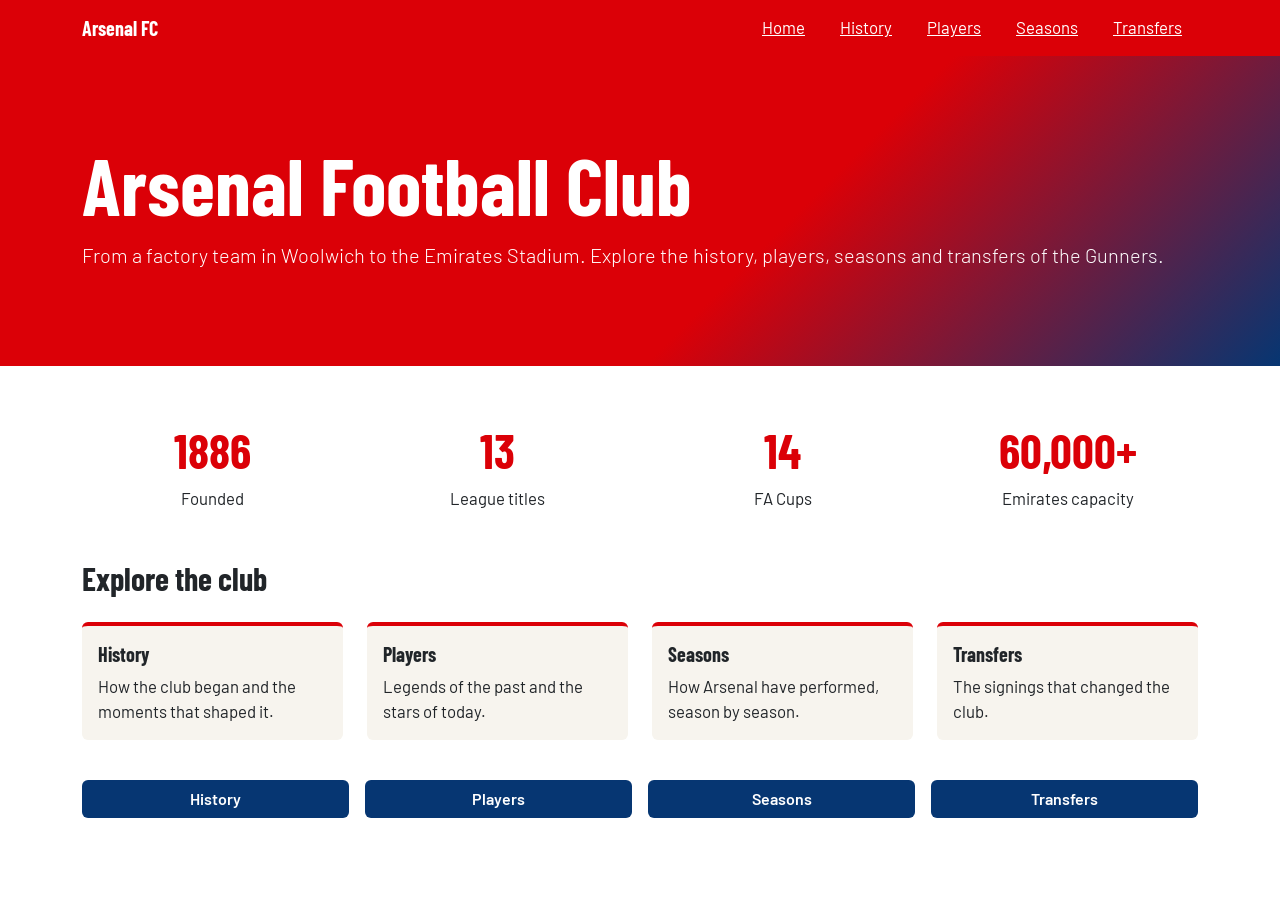
<file: index.html>
<!DOCTYPE html>
<html>
<head>
  <title>Home | Arsenal FC</title>
  <link href="https://cdn.jsdelivr.net/npm/bootstrap@5.3.3/dist/css/bootstrap.min.css" rel="stylesheet">
  <link href="https://fonts.googleapis.com/css2?family=Barlow:wght@400;600&family=Barlow+Condensed:wght@700&display=swap" rel="stylesheet">
  <link href="style.css" rel="stylesheet">
</head>
<body>

  <nav class="navbar navbar-dark bg-danger">
    <div class="container">
      <a class="navbar-brand" href="index.html">Arsenal FC</a>
      <div>
        <a class="text-white m-3" href="index.html">Home</a>
        <a class="text-white m-3" href="history.html">History</a>
        <a class="text-white m-3" href="players.html">Players</a>
        <a class="text-white m-3" href="seasons.html">Seasons</a>
        <a class="text-white m-3" href="transfers.html">Transfers</a>
      </div>
    </div>
  </nav>

  <header class="hero">
    <div class="container">
      <h1>Arsenal Football Club</h1>
      <p class="lead">From a factory team in Woolwich to the Emirates Stadium. Explore the history, players, seasons and transfers of the Gunners.</p>
    </div>
  </header>

  <div class="container py-5">

    <div class="row text-center g-4 stats">
      <div class="col-6 col-md-3"><div class="num">1886</div><div>Founded</div></div>
      <div class="col-6 col-md-3"><div class="num">13</div><div>League titles</div></div>
      <div class="col-6 col-md-3"><div class="num">14</div><div>FA Cups</div></div>
      <div class="col-6 col-md-3"><div class="num">60,000+</div><div>Emirates capacity</div></div>
    </div>

    <h2 class="mt-5 mb-4">Explore the club</h2>

    <div class="row g-4">
      <div class="col-md-6 col-lg-3">
        <div class="card h-100"><div class="card-body">
          <h5>History</h5>
          <p class="mb-0">How the club began and the moments that shaped it.</p>
        </div></div>
      </div>
      <div class="col-md-6 col-lg-3">
        <div class="card h-100"><div class="card-body">
          <h5>Players</h5>
          <p class="mb-0">Legends of the past and the stars of today.</p>
        </div></div>
      </div>
      <div class="col-md-6 col-lg-3">
        <div class="card h-100"><div class="card-body">
          <h5>Seasons</h5>
          <p class="mb-0">How Arsenal have performed, season by season.</p>
        </div></div>
      </div>
      <div class="col-md-6 col-lg-3">
        <div class="card h-100"><div class="card-body">
          <h5>Transfers</h5>
          <p class="mb-0">The signings that changed the club.</p>
        </div></div>
      </div>
    </div>

    <div class="row mt-4 g-3">
      <div class="col-6 col-md-3"><a class="btn btn-arsenal w-100" href="history.html">History</a></div>
      <div class="col-6 col-md-3"><a class="btn btn-arsenal w-100" href="players.html">Players</a></div>
      <div class="col-6 col-md-3"><a class="btn btn-arsenal w-100" href="seasons.html">Seasons</a></div>
      <div class="col-6 col-md-3"><a class="btn btn-arsenal w-100" href="transfers.html">Transfers</a></div>
    </div>

  </div>

</body>
</html>
</file>
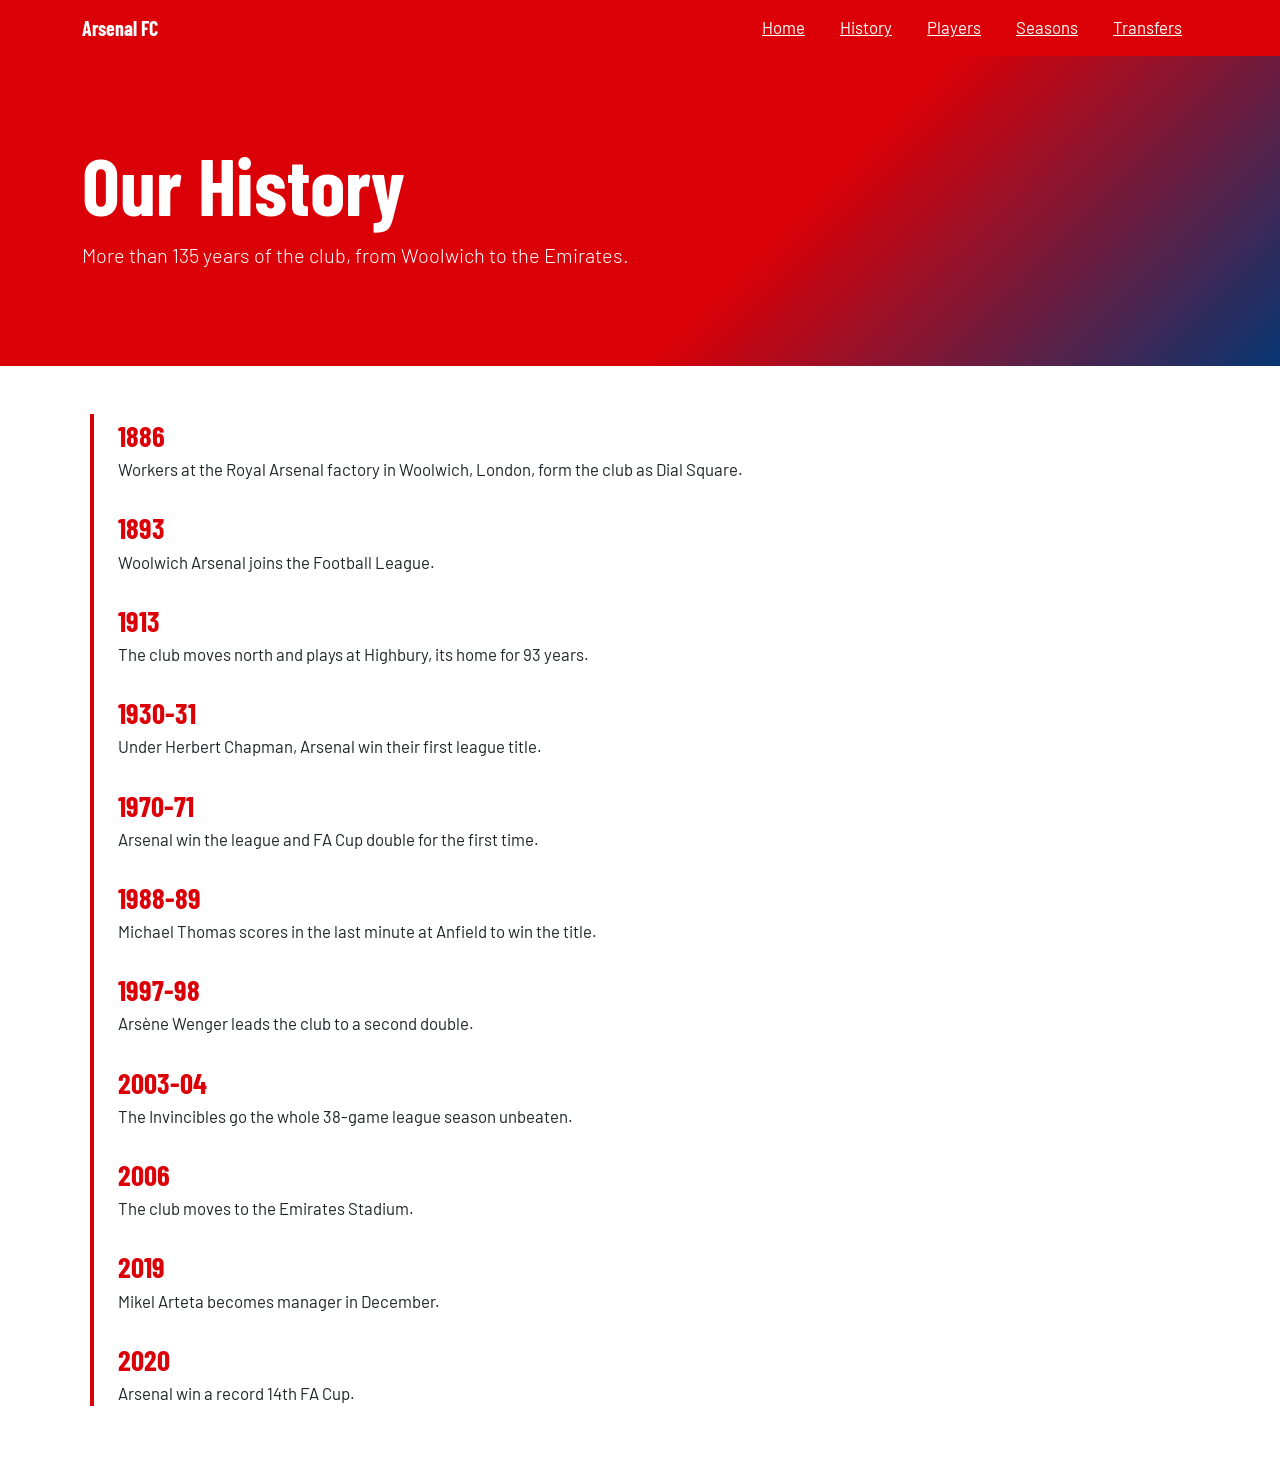
<file: history.html>
<!DOCTYPE html>
<html>
<head>
  <title>History | Arsenal FC</title>
  <link href="https://cdn.jsdelivr.net/npm/bootstrap@5.3.3/dist/css/bootstrap.min.css" rel="stylesheet">
  <link href="https://fonts.googleapis.com/css2?family=Barlow:wght@400;600&family=Barlow+Condensed:wght@700&display=swap" rel="stylesheet">
  <link href="style.css" rel="stylesheet">
</head>
<body>

  <nav class="navbar navbar-dark bg-danger">
    <div class="container">
      <a class="navbar-brand" href="index.html">Arsenal FC</a>
      <div>
        <a class="text-white m-3" href="index.html">Home</a>
        <a class="text-white m-3" href="history.html">History</a>
        <a class="text-white m-3" href="players.html">Players</a>
        <a class="text-white m-3" href="seasons.html">Seasons</a>
        <a class="text-white m-3" href="transfers.html">Transfers</a>
      </div>
    </div>
  </nav>

  <header class="hero">
    <div class="container">
      <h1>Our History</h1>
      <p class="lead">More than 135 years of the club, from Woolwich to the Emirates.</p>
    </div>
  </header>

  <div class="container py-5">
    <ul class="timeline">
      <li><span class="yr">1886</span><p>Workers at the Royal Arsenal factory in Woolwich, London, form the club as Dial Square.</p></li>
      <li><span class="yr">1893</span><p>Woolwich Arsenal joins the Football League.</p></li>
      <li><span class="yr">1913</span><p>The club moves north and plays at Highbury, its home for 93 years.</p></li>
      <li><span class="yr">1930-31</span><p>Under Herbert Chapman, Arsenal win their first league title.</p></li>
      <li><span class="yr">1970-71</span><p>Arsenal win the league and FA Cup double for the first time.</p></li>
      <li><span class="yr">1988-89</span><p>Michael Thomas scores in the last minute at Anfield to win the title.</p></li>
      <li><span class="yr">1997-98</span><p>Arsène Wenger leads the club to a second double.</p></li>
      <li><span class="yr">2003-04</span><p>The Invincibles go the whole 38-game league season unbeaten.</p></li>
      <li><span class="yr">2006</span><p>The club moves to the Emirates Stadium.</p></li>
      <li><span class="yr">2019</span><p>Mikel Arteta becomes manager in December.</p></li>
      <li><span class="yr">2020</span><p>Arsenal win a record 14th FA Cup.</p></li>
    </ul>
  </div>

</body>
</html>
</file>
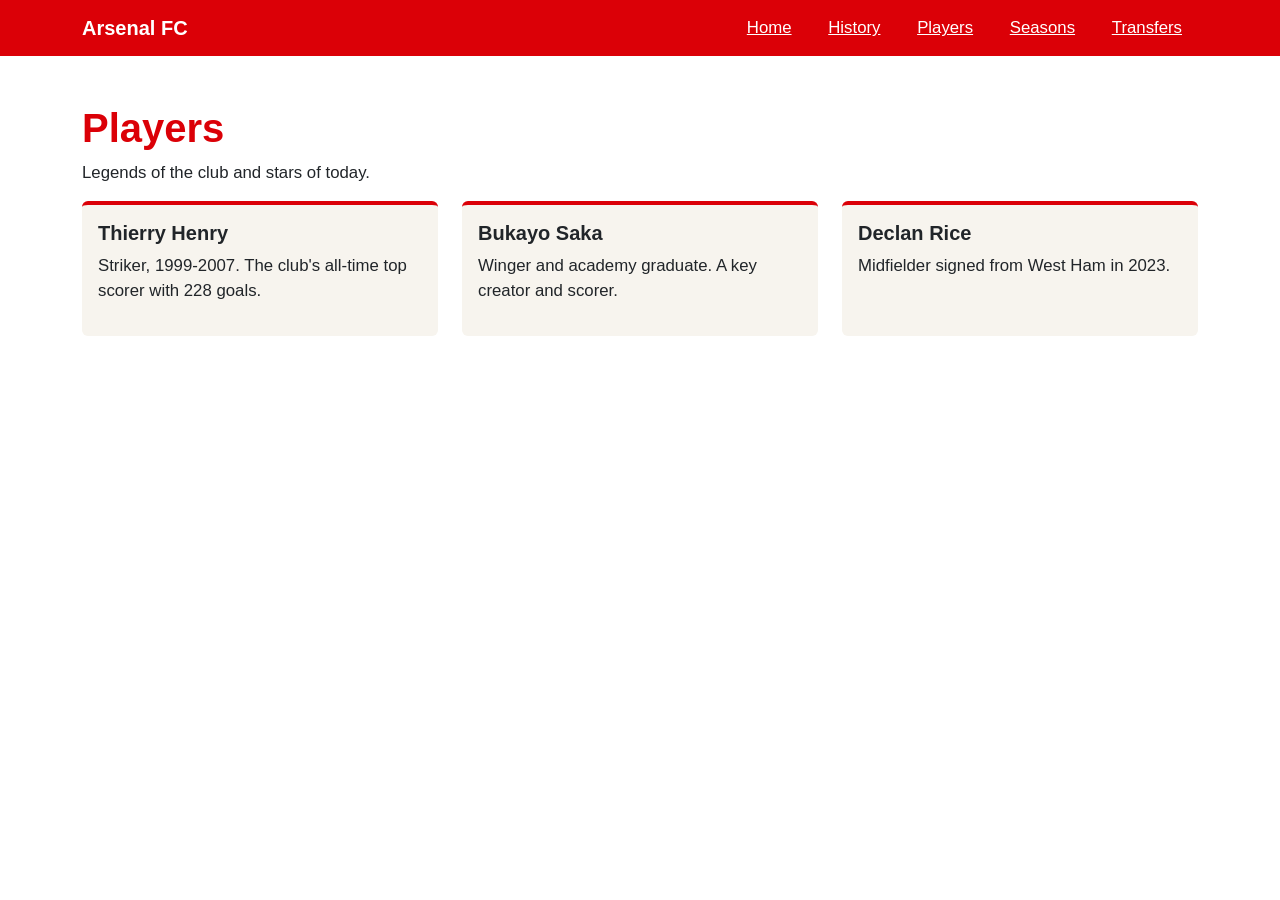
<file: players.html>
<!DOCTYPE html>
<html>
<head>
  <title>Players | Arsenal FC</title>
  <link href="https://cdn.jsdelivr.net/npm/bootstrap@5.3.3/dist/css/bootstrap.min.css" rel="stylesheet">
  <link href="style.css" rel="stylesheet">
</head>
<body>

  <nav class="navbar navbar-dark bg-danger">
    <div class="container">
      <a class="navbar-brand" href="index.html">Arsenal FC</a>
      <div>
        <a class="text-white m-3" href="index.html">Home</a>
        <a class="text-white m-3" href="history.html">History</a>
        <a class="text-white m-3" href="players.html">Players</a>
        <a class="text-white m-3" href="seasons.html">Seasons</a>
        <a class="text-white m-3" href="transfers.html">Transfers</a>
      </div>
    </div>
  </nav>

  <div class="container mt-5">
    <h1>Players</h1>
    <p>Legends of the club and stars of today.</p>

    <div class="row g-4">

      <div class="col-md-4">
        <div class="card h-100">
          <div class="card-body">
            <h5>Thierry Henry</h5>
            <p>Striker, 1999-2007. The club's all-time top scorer with 228 goals.</p>
          </div>
        </div>
      </div>

      <div class="col-md-4">
        <div class="card h-100">
          <div class="card-body">
            <h5>Bukayo Saka</h5>
            <p>Winger and academy graduate. A key creator and scorer.</p>
          </div>
        </div>
      </div>

      <div class="col-md-4">
        <div class="card h-100">
          <div class="card-body">
            <h5>Declan Rice</h5>
            <p>Midfielder signed from West Ham in 2023.</p>
          </div>
        </div>
      </div>

    </div>
  </div>

</body>
</html>
</file>
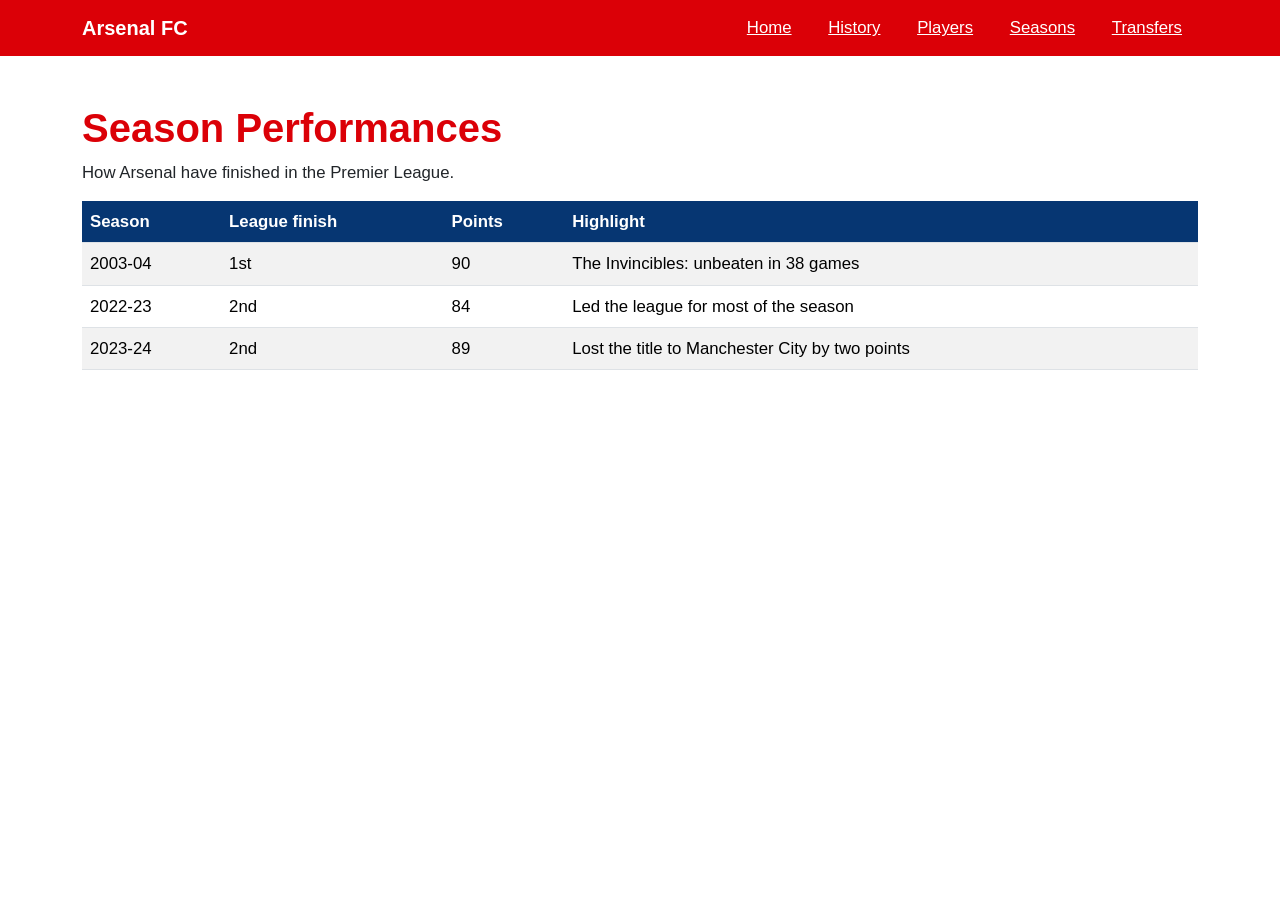
<file: seasons.html>
<!DOCTYPE html>
<html>
<head>
  <title>Seasons | Arsenal FC</title>
  <link href="https://cdn.jsdelivr.net/npm/bootstrap@5.3.3/dist/css/bootstrap.min.css" rel="stylesheet">
  <link href="style.css" rel="stylesheet">
</head>
<body>

  <nav class="navbar navbar-dark bg-danger">
    <div class="container">
      <a class="navbar-brand" href="index.html">Arsenal FC</a>
      <div>
        <a class="text-white m-3" href="index.html">Home</a>
        <a class="text-white m-3" href="history.html">History</a>
        <a class="text-white m-3" href="players.html">Players</a>
        <a class="text-white m-3" href="seasons.html">Seasons</a>
        <a class="text-white m-3" href="transfers.html">Transfers</a>
      </div>
    </div>
  </nav>

  <div class="container mt-5">
    <h1>Season Performances</h1>
    <p>How Arsenal have finished in the Premier League.</p>

    <table class="table table-striped">
      <thead>
        <tr>
          <th>Season</th>
          <th>League finish</th>
          <th>Points</th>
          <th>Highlight</th>
        </tr>
      </thead>
      <tbody>
        <tr>
          <td>2003-04</td>
          <td>1st</td>
          <td>90</td>
          <td>The Invincibles: unbeaten in 38 games</td>
        </tr>
        <tr>
          <td>2022-23</td>
          <td>2nd</td>
          <td>84</td>
          <td>Led the league for most of the season</td>
        </tr>
        <tr>
          <td>2023-24</td>
          <td>2nd</td>
          <td>89</td>
          <td>Lost the title to Manchester City by two points</td>
        </tr>
      </tbody>
    </table>
  </div>

</body>
</html>
</file>
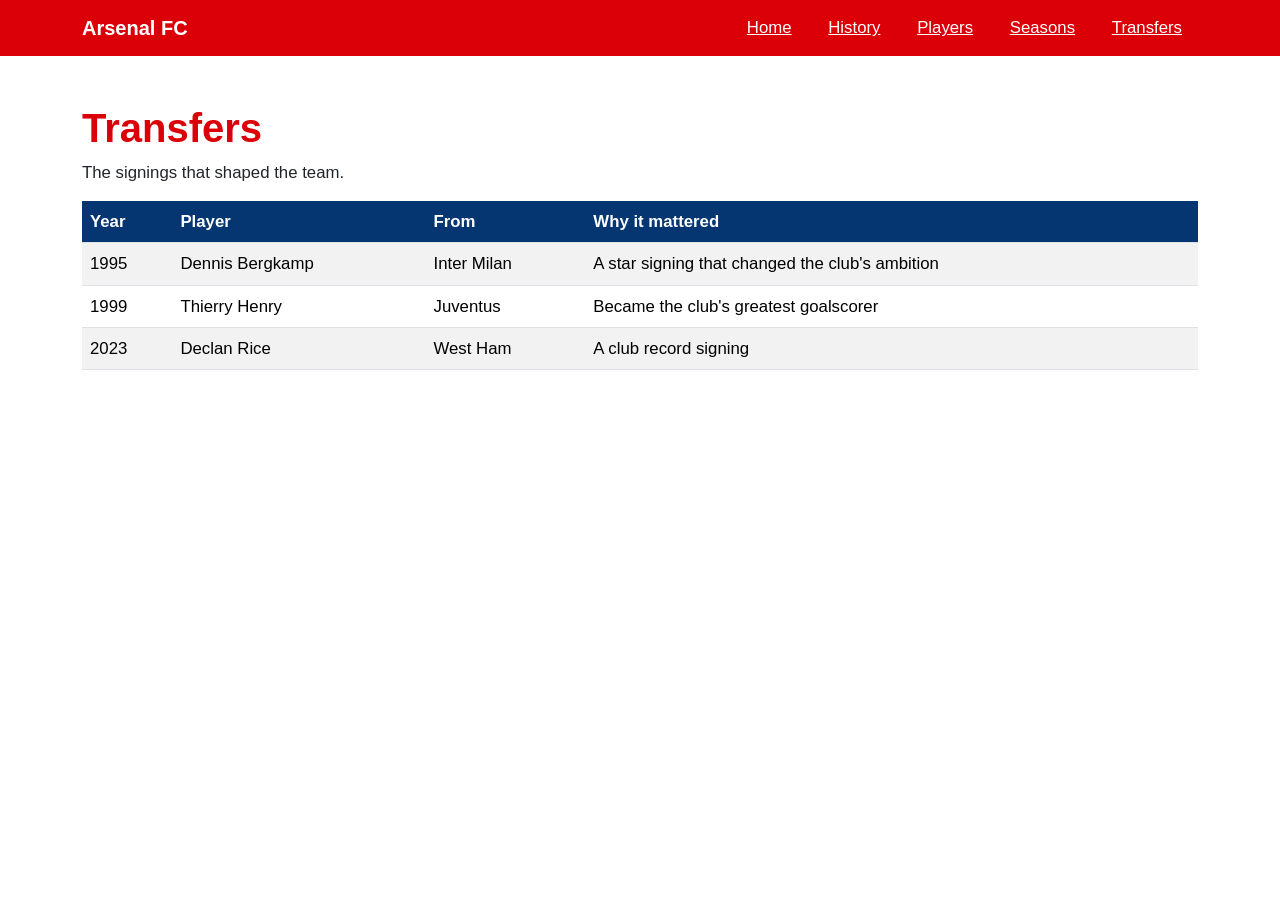
<file: transfers.html>
<!DOCTYPE html>
<html>
<head>
  <title>Transfers | Arsenal FC</title>
  <link href="https://cdn.jsdelivr.net/npm/bootstrap@5.3.3/dist/css/bootstrap.min.css" rel="stylesheet">
  <link href="style.css" rel="stylesheet">
</head>
<body>

  <nav class="navbar navbar-dark bg-danger">
    <div class="container">
      <a class="navbar-brand" href="index.html">Arsenal FC</a>
      <div>
        <a class="text-white m-3" href="index.html">Home</a>
        <a class="text-white m-3" href="history.html">History</a>
        <a class="text-white m-3" href="players.html">Players</a>
        <a class="text-white m-3" href="seasons.html">Seasons</a>
        <a class="text-white m-3" href="transfers.html">Transfers</a>
      </div>
    </div>
  </nav>

  <div class="container mt-5">
    <h1>Transfers</h1>
    <p>The signings that shaped the team.</p>

    <table class="table table-striped">
      <thead>
        <tr>
          <th>Year</th>
          <th>Player</th>
          <th>From</th>
          <th>Why it mattered</th>
        </tr>
      </thead>
      <tbody>
        <tr>
          <td>1995</td>
          <td>Dennis Bergkamp</td>
          <td>Inter Milan</td>
          <td>A star signing that changed the club's ambition</td>
        </tr>
        <tr>
          <td>1999</td>
          <td>Thierry Henry</td>
          <td>Juventus</td>
          <td>Became the club's greatest goalscorer</td>
        </tr>
        <tr>
          <td>2023</td>
          <td>Declan Rice</td>
          <td>West Ham</td>
          <td>A club record signing</td>
        </tr>
      </tbody>
    </table>
  </div>

</body>
</html>
</file>
<file: style.css>
body {
  font-family: "Barlow", sans-serif;
  font-size: 1.05rem;
}

h1, h2, h5, .navbar-brand, .yr, .num {
  font-family: "Barlow Condensed", sans-serif;
  font-weight: 700;
}

h1 {
  color: #db0007;
}

.navbar {
  background-color: #db0007 !important;
}

.table thead th {
  background-color: #063672;
  color: white;
}

/* hero banner */
.hero {
  background: linear-gradient(135deg, #db0007 60%, #063672);
  color: white;
  padding: 5rem 0;
}

.hero h1 {
  color: white;
  font-size: 5rem;
}

/* timeline */
.timeline {
  border-left: 4px solid #db0007;
  margin-left: 8px;
  padding-left: 24px;
  list-style: none;
}

.timeline li {
  margin-bottom: 24px;
}

.yr {
  font-size: 1.8rem;
  color: #db0007;
}

/* NEW: big numbers */
.stats .num {
  font-size: 3rem;
  color: #db0007;
}

/* NEW: cards with a red top line */
.card {
  border: 0;
  border-top: 4px solid #db0007;
  background: #f7f4ee;
}

/* NEW: navy buttons that turn red on hover */
.btn-arsenal {
  background: #063672;
  color: white;
  font-weight: 600;
}

.btn-arsenal:hover {
  background: #db0007;
  color: white;
}
</file>
